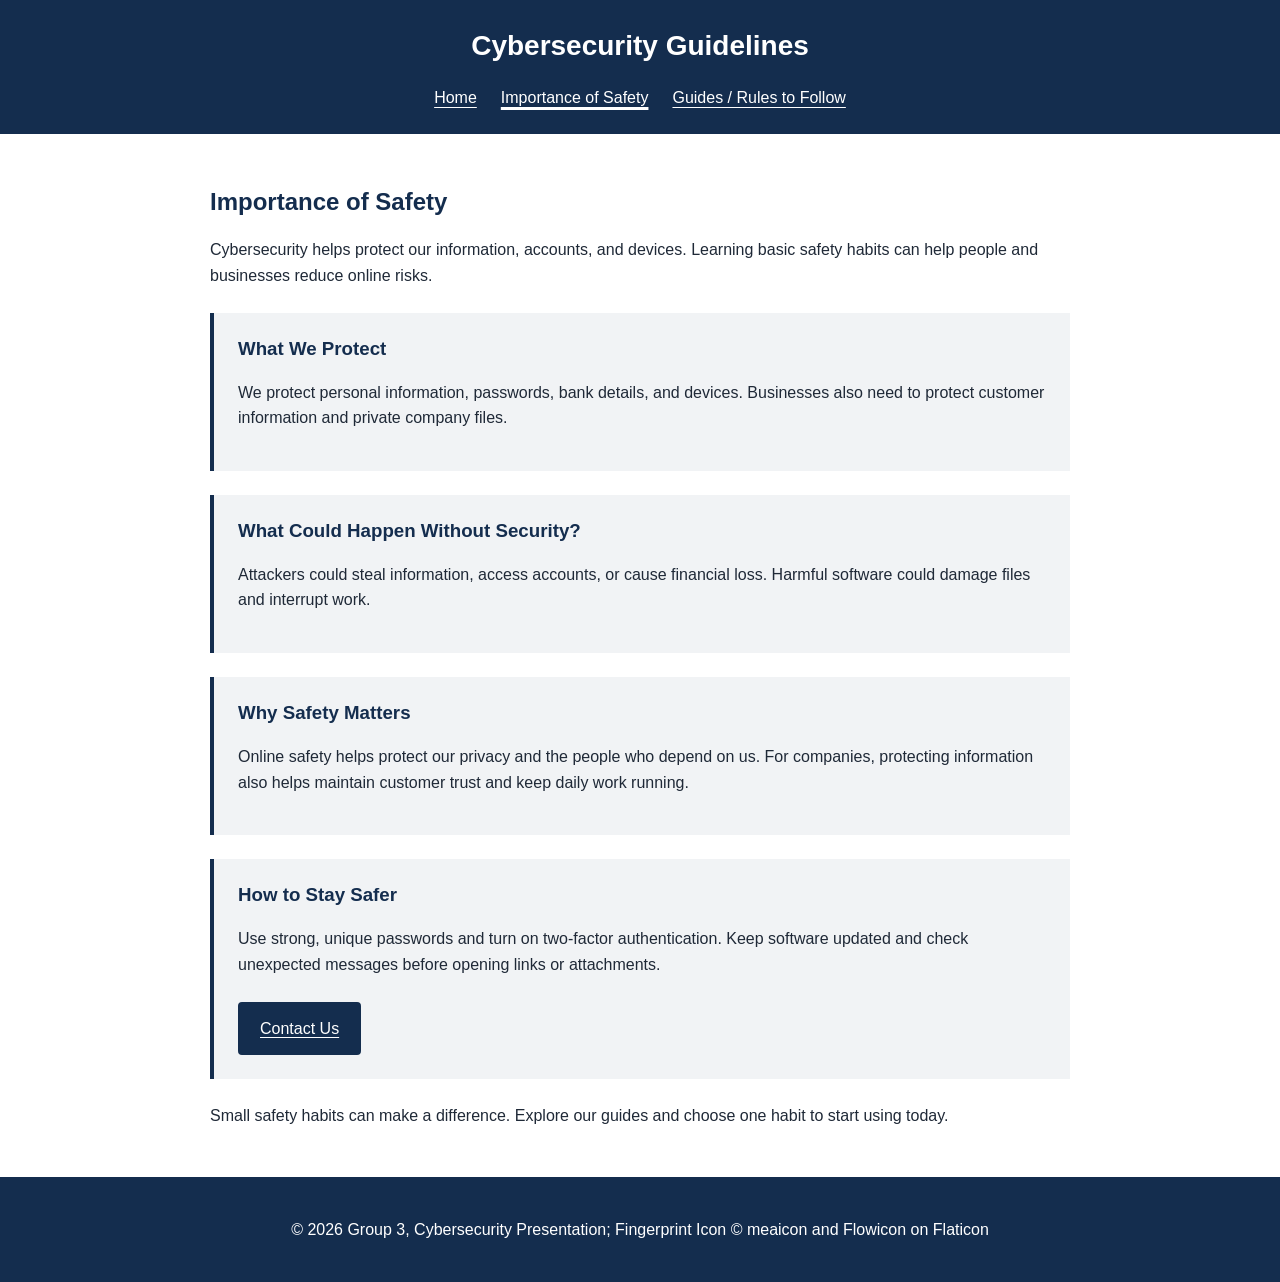
<file: Guidelines.html>
<!DOCTYPE html>
<html lang="en">
<head>
  <meta charset="UTF-8">
  <meta name="viewport" content="width=device-width, initial-scale=1.0">
  <title>Importance of Safety | Cybersecurity Guidelines</title>
  <link rel="stylesheet" href="Styles/safety.css">
</head>
<body class="safety-page">
  <header>
    <h1>Cybersecurity Guidelines</h1>
    <nav aria-label="Main navigation">
      <a href="index.html">Home</a>
      <a href="Guidelines.html" aria-current="page">Importance of Safety</a>
      <a href="#how-to-stay-safer">Guides / Rules to Follow</a>
    </nav>
  </header>

  <main>
    <h2>Importance of Safety</h2>
    <p>
      Cybersecurity helps protect our information, accounts, and devices.
      Learning basic safety habits can help people and businesses
      reduce online risks.
    </p>

    <section>
      <h3>What We Protect</h3>
      <p>
        We protect personal information, passwords, bank details, and
        devices. Businesses also need to protect customer information
        and private company files.
      </p>
    </section>

    <section>
      <h3>What Could Happen Without Security?</h3>
      <p>
        Attackers could steal information, access accounts, or cause
        financial loss. Harmful software could damage files and
        interrupt work.
      </p>
    </section>

    <section>
      <h3>Why Safety Matters</h3>
      <p>
        Online safety helps protect our privacy and the people who
        depend on us. For companies, protecting information also helps
        maintain customer trust and keep daily work running.
      </p>
    </section>

    <section id="how-to-stay-safer">
      <h3>How to Stay Safer</h3>
      <p>
        Use strong, unique passwords and turn on two-factor
        authentication. Keep software updated and check unexpected
        messages before opening links or attachments.
      </p>
      <a class="safety-button" href="Contact.html">Contact Us</a>
    </section>

    <p>
      Small safety habits can make a difference. Explore our guides
      and choose one habit to start using today.
    </p>
  </main>

  <footer>
    <p>&copy; 2026 Group 3, Cybersecurity Presentation; Fingerprint Icon © meaicon and Flowicon on Flaticon</p>
  </footer>
</body>
</html>
</file>
<file: Styles/safety.css>
.safety-page {
  margin: 0;
  font-family: Arial, sans-serif;
  font-size: 16px;
  line-height: 1.6;
  color: #1f2937;
  background-color: #ffffff;
}

.safety-page * {
  box-sizing: border-box;
}

.safety-page header,
.safety-page footer {
  padding: 24px;
  color: #ffffff;
  background-color: #142d4e;
  text-align: center;
}

.safety-page header h1 {
  margin: 0 0 16px;
  font-size: 28px;
}

.safety-page nav {
  display: flex;
  flex-wrap: wrap;
  justify-content: center;
  gap: 12px 24px;
}

.safety-page nav a {
  color: #ffffff;
  text-underline-offset: 4px;
}

.safety-page nav a:hover,
.safety-page nav a[aria-current="page"] {
  text-decoration-thickness: 3px;
}

.safety-page main {
  max-width: 900px;
  margin: 0 auto;
  padding: 32px 20px;
}

.safety-page h2,
.safety-page h3 {
  color: #142d4e;
  line-height: 1.3;
}

.safety-page section {
  margin: 24px 0;
  padding: 24px;
  border-left: 4px solid #142d4e;
  background-color: #f1f3f5;
}

.safety-page section h3 {
  margin-top: 0;
}

.safety-page .safety-button {
  display: inline-block;
  margin-top: 8px;
  padding: 12px 20px;
  border: 2px solid #142d4e;
  border-radius: 4px;
  color: #ffffff;
  background-color: #142d4e;
  text-underline-offset: 3px;
}

.safety-page .safety-button:hover {
  background-color: #254c78;
}

.safety-page a:focus-visible {
  outline: 3px solid #b45309;
  outline-offset: 5px;
}

.safety-page header a:focus-visible {
  outline-color: #ffd166;
}

@media (max-width: 600px) {
  .safety-page nav {
    flex-direction: column;
  }

  .safety-page header h1 {
    font-size: 24px;
  }

  .safety-page section {
    padding: 18px;
  }
}
</file>
